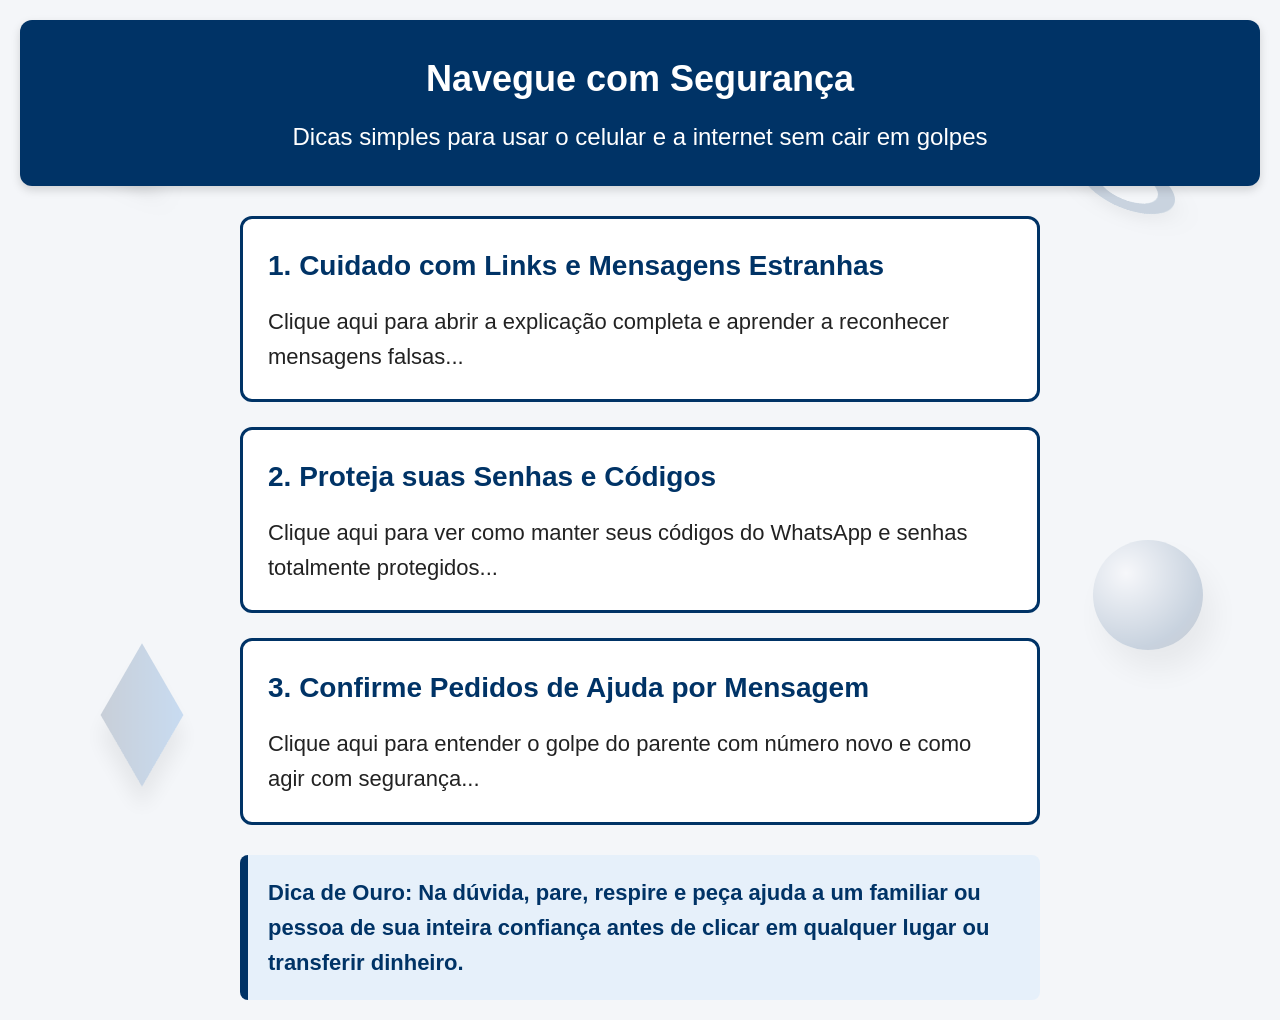
<file: index.html>
<!DOCTYPE html>
<html lang="pt-BR">
<head>
    <meta charset="UTF-8">
    <meta name="viewport" content="width=device-width, initial-scale=1.0">
    <title>Guia de Segurança na Internet para a Terceira Idade</title>
    <link rel="stylesheet" href="style.css">
</head>
<body>

    <!-- Objetos Geométricos 3D no Fundo -->
    <div class="fundo-3d">
        <div class="forma-3d cubo-3d"></div>
        <div class="forma-3d esfera-3d"></div>
        <div class="forma-3d piramide-3d"></div>
        <div class="forma-3d anel-3d"></div>
    </div>

    <header>
        <h1>Navegue com Segurança</h1>
        <p>Dicas simples para usar o celular e a internet sem cair em golpes</p>
    </header>

    <main>
        <!-- Card 1 -->
        <a href="links-e-mensagens.html" class="card-link">
            <article class="card-dica">
                <h2>1. Cuidado com Links e Mensagens Estranhas</h2>
                <p>Clique aqui para abrir a explicação completa e aprender a reconhecer mensagens falsas...</p>
            </article>
        </a>

        <!-- Card 2 -->
        <a href="senhas-e-codigos.html" class="card-link">
            <article class="card-dica">
                <h2>2. Proteja suas Senhas e Códigos</h2>
                <p>Clique aqui para ver como manter seus códigos do WhatsApp e senhas totalmente protegidos...</p>
            </article>
        </a>

        <!-- Card 3 -->
        <a href="pedidos-de-ajuda.html" class="card-link">
            <article class="card-dica">
                <h2>3. Confirme Pedidos de Ajuda por Mensagem</h2>
                <p>Clique aqui para entender o golpe do parente com número novo e como agir com segurança...</p>
            </article>
        </a>
    </main>

    <footer>
        <p>Dica de Ouro: Na dúvida, pare, respire e peça ajuda a um familiar ou pessoa de sua inteira confiança antes de clicar em qualquer lugar ou transferir dinheiro.</p>
    </footer>

</body>
</html>
</file>
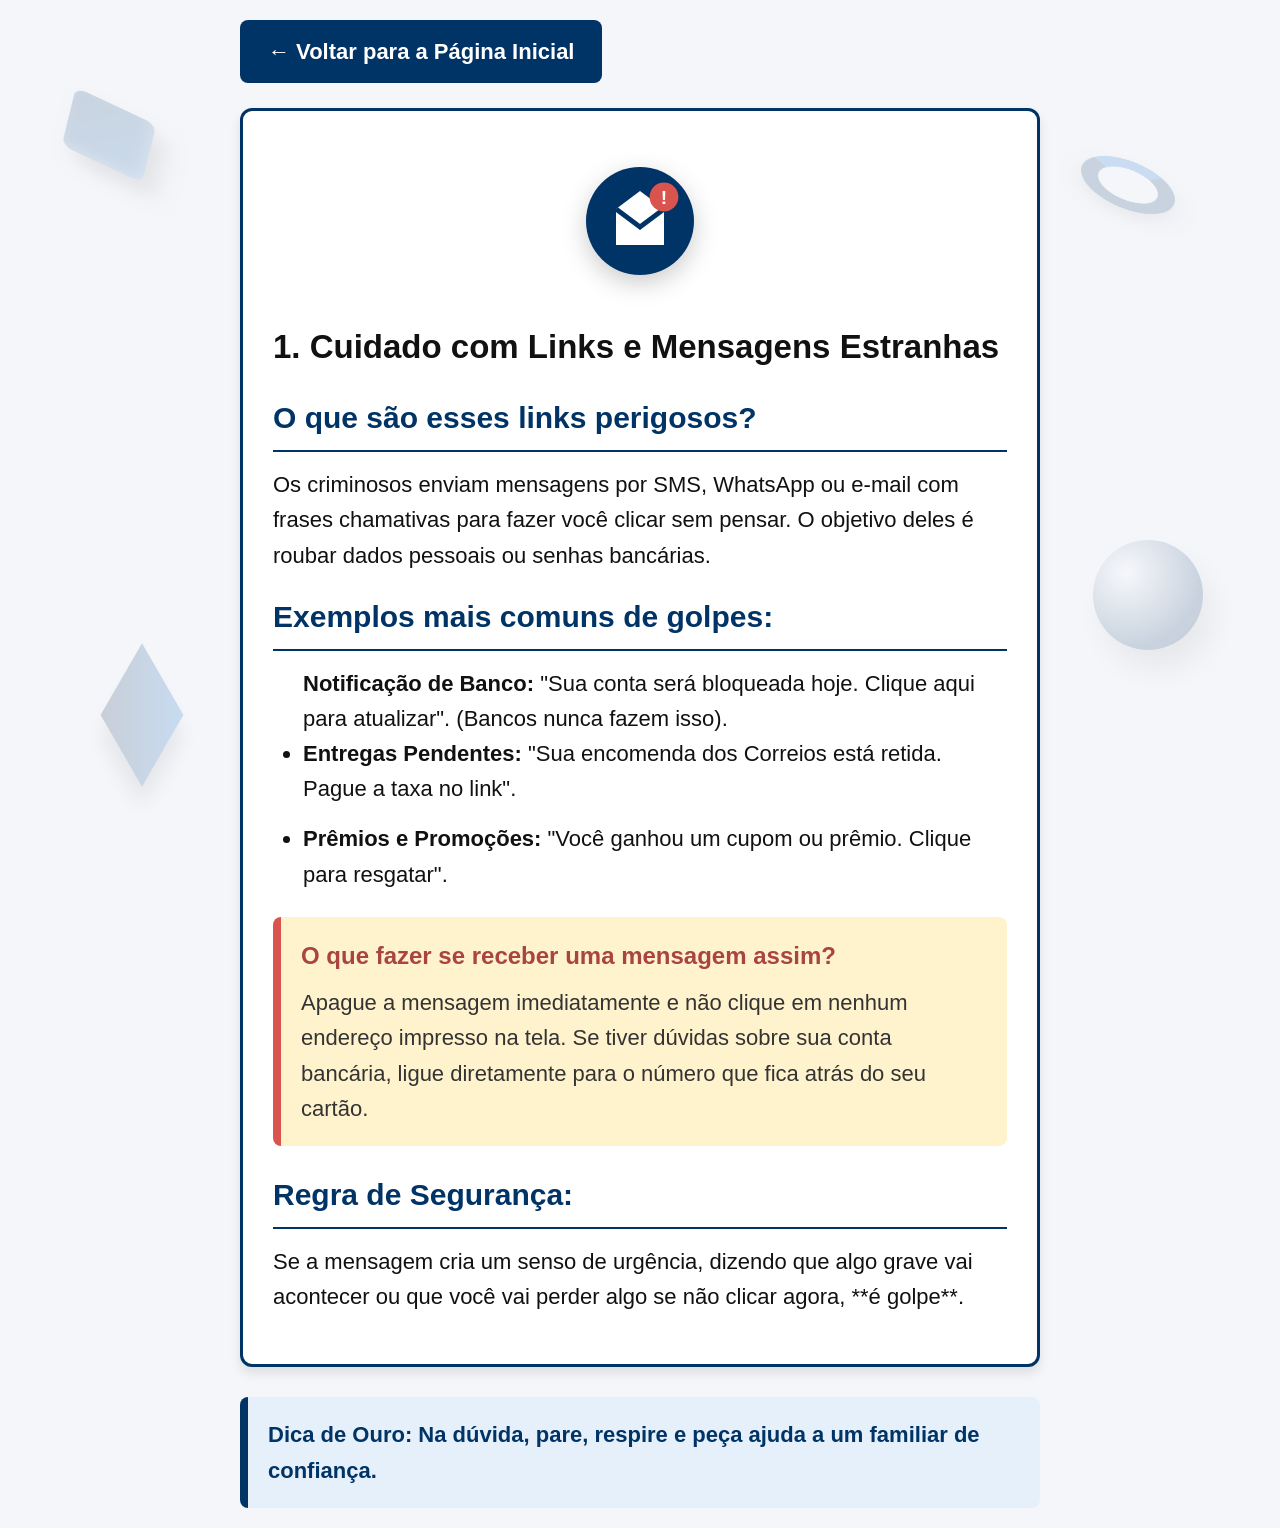
<file: links-e-mensagens.html>
<!DOCTYPE html>
<html lang="pt-BR">
<head>
    <meta charset="UTF-8">
    <meta name="viewport" content="width=device-width, initial-scale=1.0">
    <title>Cuidado com Links e Mensagens Estranhas</title>
    <link rel="stylesheet" href="style.css">
</head>
<body>

    <!-- Objetos Geométricos 3D no Fundo -->
    <div class="fundo-3d">
        <div class="forma-3d cubo-3d"></div>
        <div class="forma-3d esfera-3d"></div>
        <div class="forma-3d piramide-3d"></div>
        <div class="forma-3d anel-3d"></div>
    </div>

    <main>
        <a href="index.html" class="btn-voltar">← Voltar para a Página Inicial</a>

        <article class="secao-detalhada">
            <!-- Figura/Ilustração do Tema em SVG -->
            <div class="figura-tema">
                <svg viewBox="0 0 100 100" width="120" height="120">
                    <circle cx="50" cy="50" r="45" fill="#003366" />
                    <path d="M30 40 L50 25 L70 40 L70 70 L30 70 Z" fill="#ffffff" />
                    <path d="M30 40 L50 55 L70 40" stroke="#003366" stroke-width="4" fill="none" />
                    <circle cx="70" cy="30" r="12" fill="#d9534f" />
                    <text x="70" y="36" font-size="16" fill="#ffffff" text-anchor="middle" font-weight="bold">!</text>
                </svg>
            </div>

            <h1>1. Cuidado com Links e Mensagens Estranhas</h1>

            <h2>O que são esses links perigosos?</h2>
            <p>Os criminosos enviam mensagens por SMS, WhatsApp ou e-mail com frases chamativas para fazer você clicar sem pensar. O objetivo deles é roubar dados pessoais ou senhas bancárias.</p>

            <h2>Exemplos mais comuns de golpes:</h2>
            <ul class="lista-passos">
                <td><strong>Notificação de Banco:</strong> "Sua conta será bloqueada hoje. Clique aqui para atualizar". (Bancos nunca fazem isso).</td>
                <li><strong>Entregas Pendentes:</strong> "Sua encomenda dos Correios está retida. Pague a taxa no link".</li>
                <li><strong>Prêmios e Promoções:</strong> "Você ganhou um cupom ou prêmio. Clique para resgatar".</li>
            </ul>

            <div class="caixa-alerta">
                <h3>O que fazer se receber uma mensagem assim?</h3>
                <p>Apague a mensagem imediatamente e não clique em nenhum endereço impresso na tela. Se tiver dúvidas sobre sua conta bancária, ligue diretamente para o número que fica atrás do seu cartão.</p>
            </div>

            <h2>Regra de Segurança:</h2>
            <p>Se a mensagem cria um senso de urgência, dizendo que algo grave vai acontecer ou que você vai perder algo se não clicar agora, **é golpe**.</p>
        </article>
    </main>

    <footer>
        <p>Dica de Ouro: Na dúvida, pare, respire e peça ajuda a um familiar de confiança.</p>
    </footer>

</body>
</html>
</file>
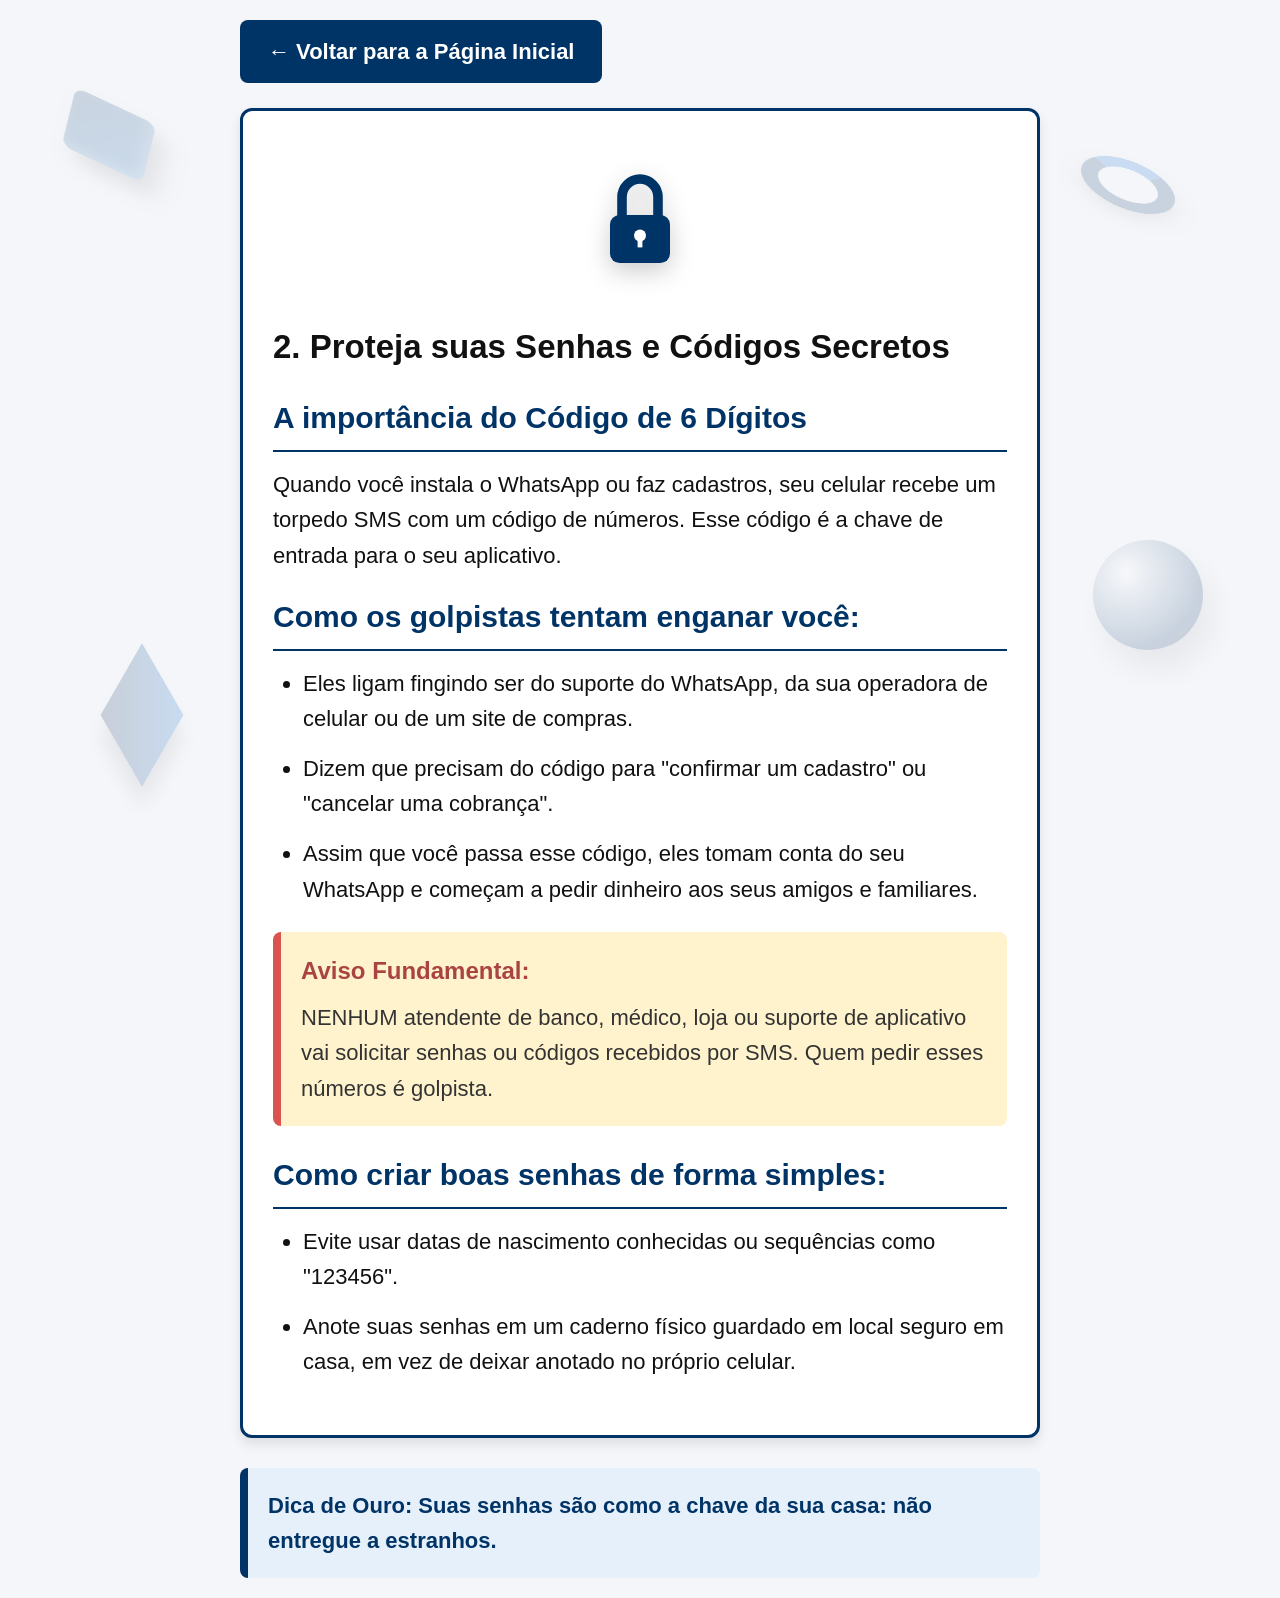
<file: senhas-e-codigos.html>
<!DOCTYPE html>
<html lang="pt-BR">
<head>
    <meta charset="UTF-8">
    <meta name="viewport" content="width=device-width, initial-scale=1.0">
    <title>Proteja suas Senhas e Códigos</title>
    <link rel="stylesheet" href="style.css">
</head>
<body>

    <!-- Objetos Geométricos 3D no Fundo -->
    <div class="fundo-3d">
        <div class="forma-3d cubo-3d"></div>
        <div class="forma-3d esfera-3d"></div>
        <div class="forma-3d piramide-3d"></div>
        <div class="forma-3d anel-3d"></div>
    </div>

    <main>
        <a href="index.html" class="btn-voltar">← Voltar para a Página Inicial</a>

        <article class="secao-detalhada">
            <!-- Figura/Ilustração do Tema em SVG -->
            <div class="figura-tema">
                <svg viewBox="0 0 100 100" width="120" height="120">
                    <rect x="25" y="45" width="50" height="40" rx="8" fill="#003366" />
                    <path d="M35 45 V30 A15 15 0 0 1 65 30 V45" fill="none" stroke="#003366" stroke-width="8" stroke-linecap="round" />
                    <circle cx="50" cy="62" r="5" fill="#ffffff" />
                    <rect x="48" y="62" width="4" height="10" fill="#ffffff" />
                </svg>
            </div>

            <h1>2. Proteja suas Senhas e Códigos Secretos</h1>

            <h2>A importância do Código de 6 Dígitos</h2>
            <p>Quando você instala o WhatsApp ou faz cadastros, seu celular recebe um torpedo SMS com um código de números. Esse código é a chave de entrada para o seu aplicativo.</p>

            <h2>Como os golpistas tentam enganar você:</h2>
            <ul class="lista-passos">
                <li>Eles ligam fingindo ser do suporte do WhatsApp, da sua operadora de celular ou de um site de compras.</li>
                <li>Dizem que precisam do código para "confirmar um cadastro" ou "cancelar uma cobrança".</li>
                <li>Assim que você passa esse código, eles tomam conta do seu WhatsApp e começam a pedir dinheiro aos seus amigos e familiares.</li>
            </ul>

            <div class="caixa-alerta">
                <h3>Aviso Fundamental:</h3>
                <p>NENHUM atendente de banco, médico, loja ou suporte de aplicativo vai solicitar senhas ou códigos recebidos por SMS. Quem pedir esses números é golpista.</p>
            </div>

            <h2>Como criar boas senhas de forma simples:</h2>
            <ul class="lista-passos">
                <li>Evite usar datas de nascimento conhecidas ou sequências como "123456".</li>
                <li>Anote suas senhas em um caderno físico guardado em local seguro em casa, em vez de deixar anotado no próprio celular.</li>
            </ul>
        </article>
    </main>

    <footer>
        <p>Dica de Ouro: Suas senhas são como a chave da sua casa: não entregue a estranhos.</p>
    </footer>

</body>
</html>
</file>
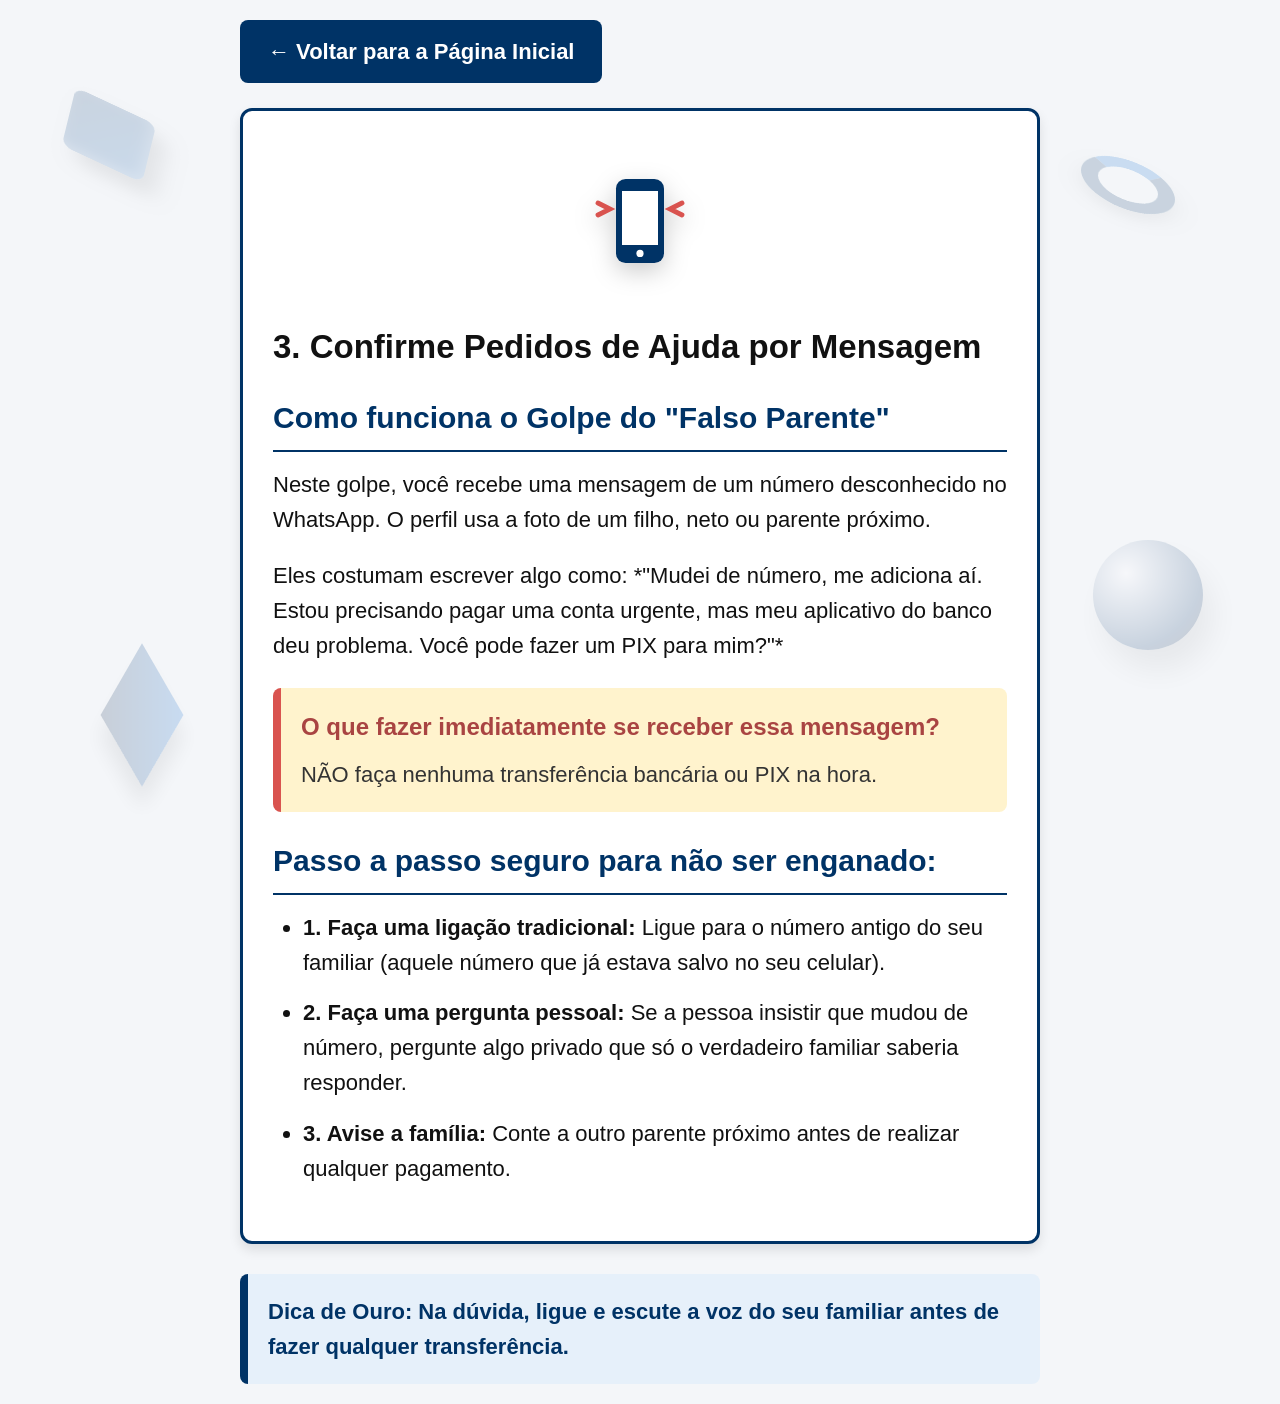
<file: vpedidos-de-ajuda.html>
<!DOCTYPE html>
<html lang="pt-BR">
<head>
    <meta charset="UTF-8">
    <meta name="viewport" content="width=device-width, initial-scale=1.0">
    <title>Confirme Pedidos de Ajuda por Mensagem</title>
    <link rel="stylesheet" href="style.css">
</head>
<body>

    <!-- Objetos Geométricos 3D no Fundo -->
    <div class="fundo-3d">
        <div class="forma-3d cubo-3d"></div>
        <div class="forma-3d esfera-3d"></div>
        <div class="forma-3d piramide-3d"></div>
        <div class="forma-3d anel-3d"></div>
    </div>

    <main>
        <a href="index.html" class="btn-voltar">← Voltar para a Página Inicial</a>

        <article class="secao-detalhada">
            <!-- Figura/Ilustração do Tema em SVG -->
            <div class="figura-tema">
                <svg viewBox="0 0 100 100" width="120" height="120">
                    <rect x="30" y="15" width="40" height="70" rx="8" fill="#003366" />
                    <rect x="35" y="25" width="30" height="45" fill="#ffffff" />
                    <circle cx="50" cy="77" r="3" fill="#ffffff" />
                    <path d="M15 35 L25 40 L15 45" fill="none" stroke="#d9534f" stroke-width="4" stroke-linecap="round" />
                    <path d="M85 35 L75 40 L85 45" fill="none" stroke="#d9534f" stroke-width="4" stroke-linecap="round" />
                </svg>
            </div>

            <h1>3. Confirme Pedidos de Ajuda por Mensagem</h1>

            <h2>Como funciona o Golpe do "Falso Parente"</h2>
            <p>Neste golpe, você recebe uma mensagem de um número desconhecido no WhatsApp. O perfil usa a foto de um filho, neto ou parente próximo.</p>

            <p>Eles costumam escrever algo como: *"Mudei de número, me adiciona aí. Estou precisando pagar uma conta urgente, mas meu aplicativo do banco deu problema. Você pode fazer um PIX para mim?"*</p>

            <div class="caixa-alerta">
                <h3>O que fazer imediatamente se receber essa mensagem?</h3>
                <p>NÃO faça nenhuma transferência bancária ou PIX na hora.</p>
            </div>

            <h2>Passo a passo seguro para não ser enganado:</h2>
            <ul class="lista-passos">
                <li><strong>1. Faça uma ligação tradicional:</strong> Ligue para o número antigo do seu familiar (aquele número que já estava salvo no seu celular).</li>
                <li><strong>2. Faça uma pergunta pessoal:</strong> Se a pessoa insistir que mudou de número, pergunte algo privado que só o verdadeiro familiar saberia responder.</li>
                <li><strong>3. Avise a família:</strong> Conte a outro parente próximo antes de realizar qualquer pagamento.</li>
            </ul>
        </article>
    </main>

    <footer>
        <p>Dica de Ouro: Na dúvida, ligue e escute a voz do seu familiar antes de fazer qualquer transferência.</p>
    </footer>

</body>
</html>
</file>
<file: style.css>
/* Configurações Globais de Acessibilidade */
* {
    box-sizing: border-box;
    margin: 0;
    padding: 0;
}

body {
    font-family: Arial, Helvetica, sans-serif;
    font-size: 22px; /* Fonte maior para facilitar a leitura */
    line-height: 1.6;
    background-color: #f4f6f9;
    color: #111111; /* Contraste forte contra o fundo */
    padding: 20px;
    position: relative;
    min-height: 100vh;
    overflow-x: hidden;
}

/* Fundo com Objetos Geométricos 3D Flutuantes */
.fundo-3d {
    position: fixed;
    top: 0;
    left: 0;
    width: 100%;
    height: 100%;
    z-index: -1;
    pointer-events: none;
    overflow: hidden;
}

.forma-3d {
    position: absolute;
    opacity: 0.18;
    animation: flutuar 12s infinite ease-in-out alternate;
}

/* Cubo 3D */
.cubo-3d {
    width: 90px;
    height: 90px;
    background: linear-gradient(135deg, #003366, #0055a5);
    border-radius: 12px;
    transform: rotateX(45deg) rotateY(25deg) rotateZ(10deg);
    box-shadow: 15px 15px 25px rgba(0, 0, 0, 0.4), inset -5px -5px 15px rgba(255, 255, 255, 0.3);
    top: 10%;
    left: 5%;
}

/* Esfera 3D */
.esfera-3d {
    width: 110px;
    height: 110px;
    background: radial-gradient(circle at 30% 30%, #ffffff, #003366 70%, #001122 100%);
    border-radius: 50%;
    box-shadow: 10px 20px 30px rgba(0, 0, 0, 0.3);
    top: 60%;
    right: 6%;
    animation-delay: -4s;
}

/* Pirâmide / Diamante 3D */
.piramide-3d {
    width: 80px;
    height: 80px;
    background: linear-gradient(45deg, #002244, #0066cc);
    transform: rotate(45deg) skew(15deg, 15deg);
    box-shadow: 12px 12px 20px rgba(0, 0, 0, 0.35);
    top: 75%;
    left: 8%;
    animation-delay: -7s;
}

/* Anel 3D */
.anel-3d {
    width: 100px;
    height: 100px;
    border: 18px solid #003366;
    border-top-color: #0066cc;
    border-radius: 50%;
    transform: rotateX(60deg) rotateY(20deg);
    box-shadow: 0 15px 25px rgba(0, 0, 0, 0.25);
    top: 15%;
    right: 8%;
    animation-delay: -2s;
}

/* Animação suave para flutuar os objetos 3D */
@keyframes flutuar {
    0% {
        transform: translateY(0) rotate(0deg);
    }
    50% {
        transform: translateY(-25deg) rotate(15deg);
    }
    100% {
        transform: translateY(15deg) rotate(-10deg);
    }
}

/* Cabeçalho */
header {
    background-color: #003366; /* Azul escuro de alto contraste */
    color: #ffffff;
    text-align: center;
    padding: 30px 20px;
    border-radius: 12px;
    margin-bottom: 30px;
    box-shadow: 0 4px 10px rgba(0,0,0,0.15);
}

header h1 {
    font-size: 36px;
    margin-bottom: 10px;
}

header p {
    font-size: 24px;
}

/* Conteúdo Principal */
main {
    max-width: 800px;
    margin: 0 auto;
}

/* Links nos cartões na página principal */
a.card-link {
    text-decoration: none;
    color: inherit;
    display: block;
}

/* Cartões de Dicas */
.card-dica {
    background-color: #ffffff;
    border: 3px solid #003366; /* Borda espessa para delimitação clara */
    border-radius: 12px;
    padding: 25px;
    margin-bottom: 25px;
    cursor: pointer;
    transition: transform 0.2s ease, box-shadow 0.2s ease;
}

.card-dica:hover {
    transform: translateY(-3px);
    box-shadow: 0 8px 16px rgba(0, 0, 0, 0.2);
}

.card-dica h2 {
    color: #003366;
    font-size: 28px;
    margin-bottom: 15px;
}

.card-dica p {
    font-size: 22px;
    color: #222222;
}

/* Páginas Secundárias e Aprofundamento */
.secao-detalhada {
    background-color: #ffffff;
    border: 3px solid #003366;
    border-radius: 12px;
    padding: 30px;
    margin-bottom: 25px;
    box-shadow: 0 6px 12px rgba(0, 0, 0, 0.1);
}

.figura-tema {
    text-align: center;
    margin: 20px 0 30px 0;
}

.figura-tema svg {
    max-width: 140px;
    height: auto;
    filter: drop-shadow(0px 8px 12px rgba(0, 0, 0, 0.2));
}

.secao-detalhada h2 {
    color: #003366;
    font-size: 30px;
    margin-top: 20px;
    margin-bottom: 15px;
    border-bottom: 2px solid #003366;
    padding-bottom: 8px;
}

.secao-detalhada p {
    font-size: 22px;
    color: #111111;
    margin-bottom: 20px;
}

.lista-passos {
    margin-left: 30px;
    margin-bottom: 25px;
}

.lista-passos li {
    font-size: 22px;
    margin-bottom: 15px;
    color: #111111;
}

.caixa-alerta {
    background-color: #fff3cd;
    border-left: 8px solid #d9534f;
    padding: 20px;
    border-radius: 8px;
    margin: 25px 0;
}

.caixa-alerta h3 {
    color: #a94442;
    font-size: 24px;
    margin-bottom: 10px;
}

.caixa-alerta p {
    margin-bottom: 0;
    color: #333333;
}

/* Botão de Voltar */
.btn-voltar {
    display: inline-block;
    background-color: #003366;
    color: #ffffff;
    font-size: 22px;
    font-weight: bold;
    padding: 14px 28px;
    text-decoration: none;
    border-radius: 8px;
    margin-bottom: 25px;
    transition: background-color 0.2s ease;
}

.btn-voltar:hover {
    background-color: #002244;
}

/* Rodapé */
footer {
    max-width: 800px;
    margin: 30px auto 0 auto;
    background-color: #e6f0fa;
    border-left: 8px solid #003366;
    padding: 20px;
    border-radius: 8px;
}

footer p {
    font-weight: bold;
    color: #003366;
}
</file>
